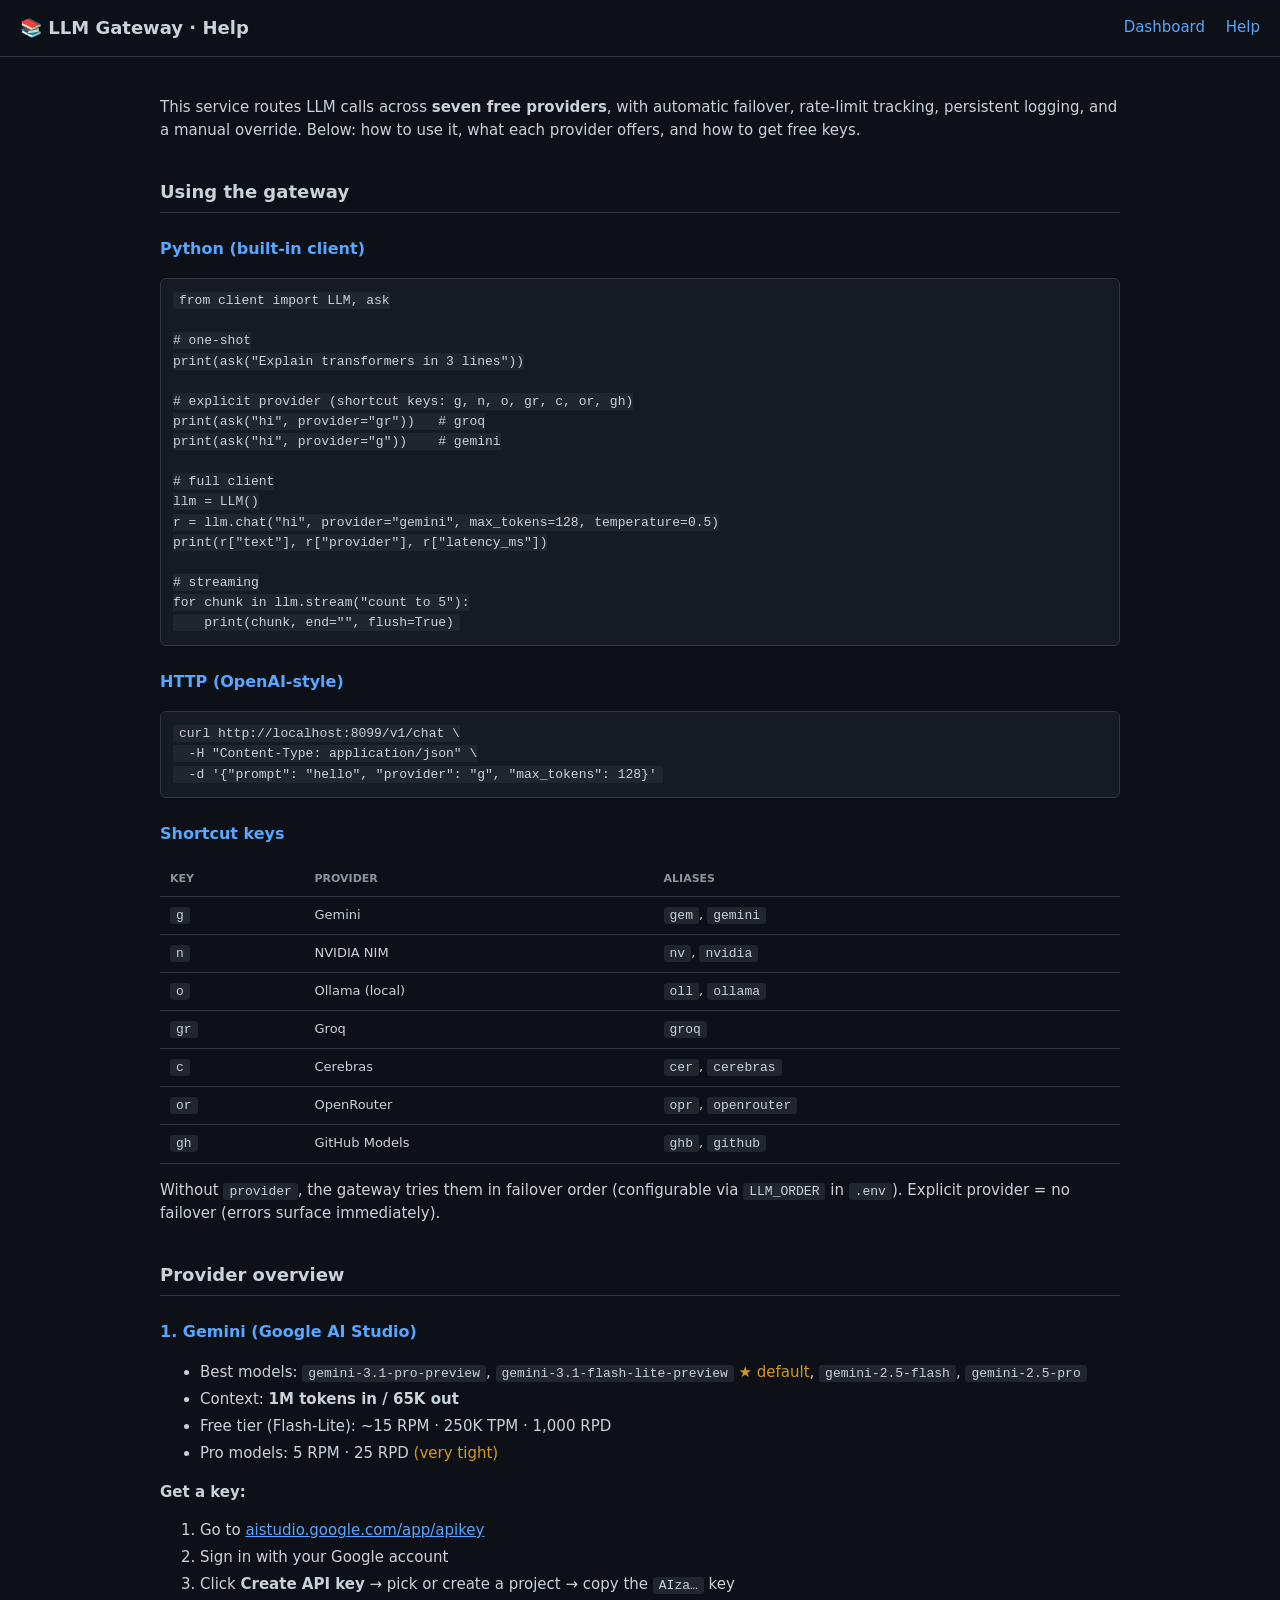
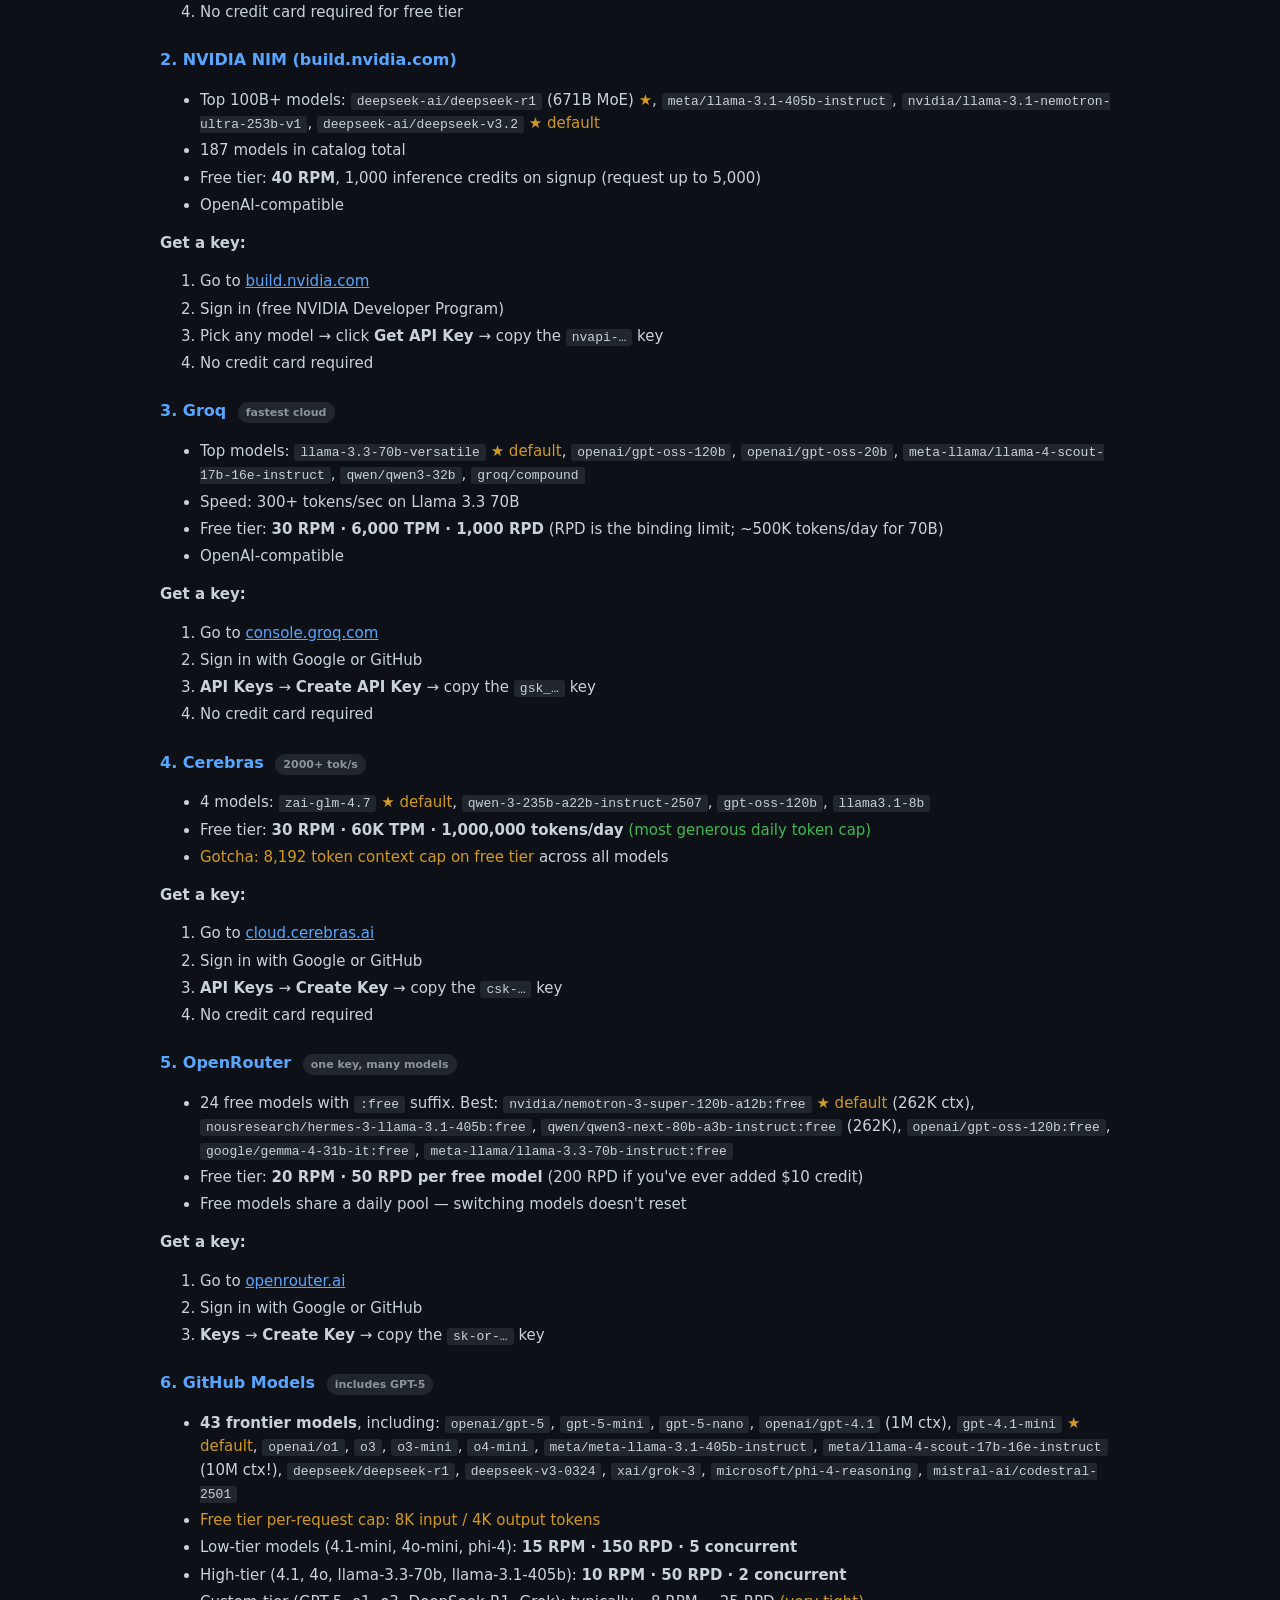
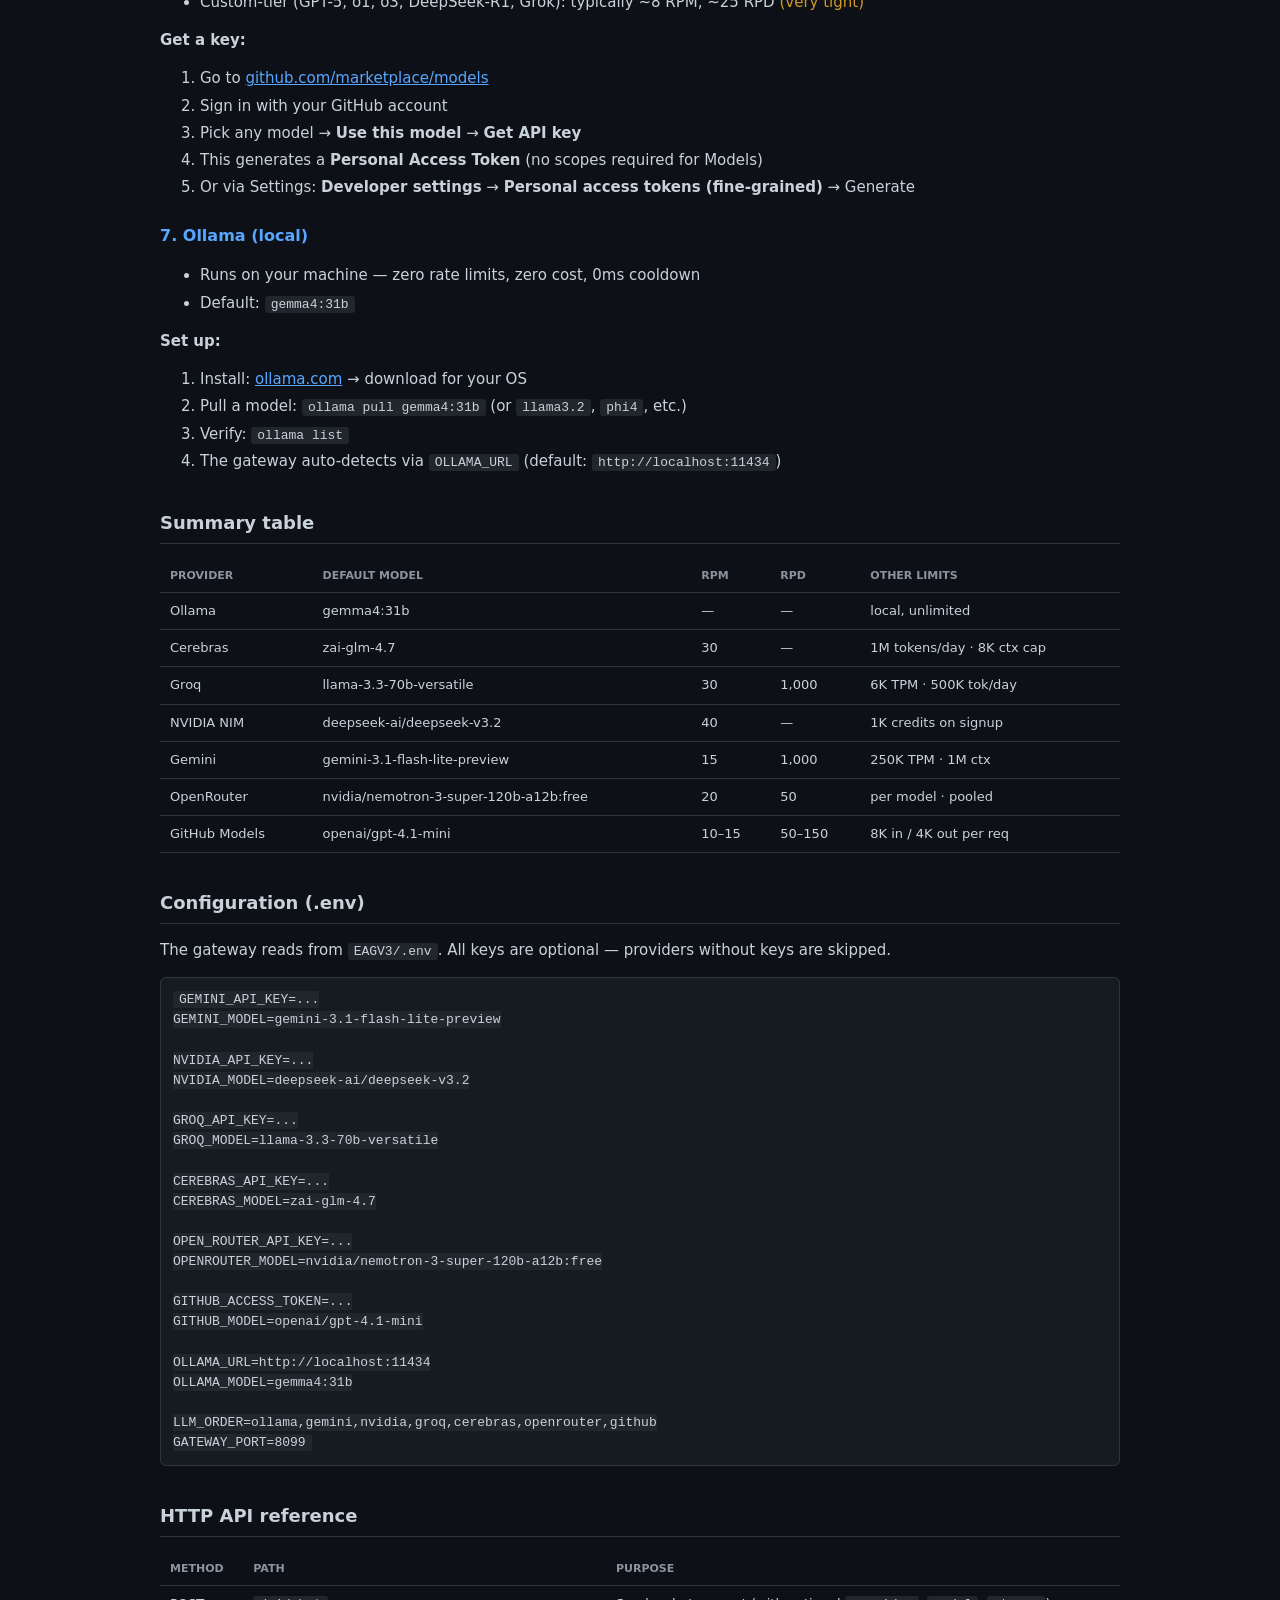
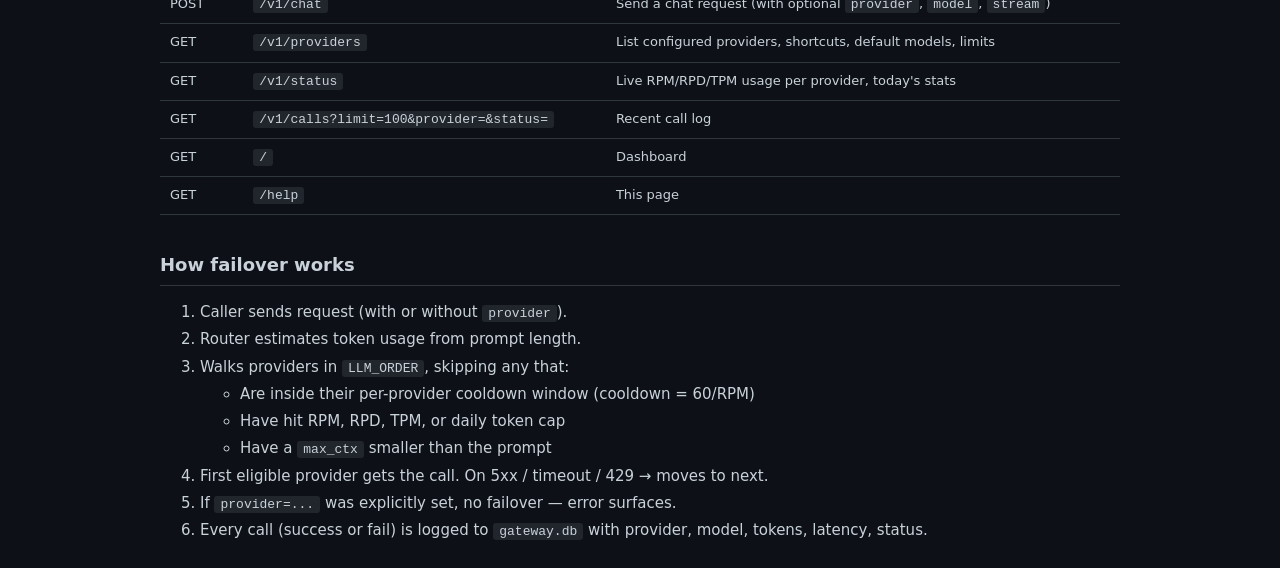
<file: llm_gatewayV7/static/help.html>
<!doctype html>
<html lang="en">
<head>
<meta charset="utf-8">
<title>LLM Gateway · Help & Free Keys</title>
<style>
  :root {
    --bg: #0d1117; --panel: #161b22; --border: #30363d; --text: #c9d1d9;
    --muted: #8b949e; --green: #3fb950; --red: #f85149; --blue: #58a6ff;
    --yellow: #d29922; --accent: #a371f7;
  }
  * { box-sizing: border-box; }
  body { background: var(--bg); color: var(--text); font: 15px/1.55 -apple-system, BlinkMacSystemFont, "Segoe UI", system-ui, sans-serif; margin: 0; }
  header { padding: 14px 20px; border-bottom: 1px solid var(--border); display: flex; justify-content: space-between; align-items: center; }
  header h1 { margin: 0; font-size: 18px; font-weight: 600; }
  header nav a { color: var(--blue); margin-left: 16px; text-decoration: none; }
  main { padding: 24px 20px; max-width: 1000px; margin: 0 auto; }
  h2 { font-size: 18px; margin-top: 36px; padding-bottom: 6px; border-bottom: 1px solid var(--border); }
  h3 { font-size: 16px; margin-top: 24px; color: var(--blue); }
  table { width: 100%; border-collapse: collapse; margin: 10px 0; font-size: 13px; }
  th, td { padding: 8px 10px; border-bottom: 1px solid var(--border); text-align: left; vertical-align: top; }
  th { color: var(--muted); font-weight: 600; text-transform: uppercase; font-size: 11px; }
  code, pre { font-family: ui-monospace, SFMono-Regular, "SF Mono", Menlo, monospace; }
  code { background: #21262d; padding: 1px 6px; border-radius: 3px; font-size: 13px; }
  pre { background: var(--panel); border: 1px solid var(--border); border-radius: 6px; padding: 12px; overflow-x: auto; font-size: 13px; }
  ol li, ul li { margin: 4px 0; }
  .star { color: var(--yellow); }
  .badge { display: inline-block; padding: 2px 8px; border-radius: 10px; font-size: 11px; background: #21262d; color: var(--muted); margin-left: 6px; }
  .ok { color: var(--green); }
  .warn { color: var(--yellow); }
  .err { color: var(--red); }
  a { color: var(--blue); }
</style>
</head>
<body>
<header>
  <h1>📚 LLM Gateway · Help</h1>
  <nav>
    <a href="/">Dashboard</a>
    <a href="/help">Help</a>
  </nav>
</header>
<main>

<p>This service routes LLM calls across <strong>seven free providers</strong>, with automatic failover, rate-limit tracking, persistent logging, and a manual override. Below: how to use it, what each provider offers, and how to get free keys.</p>

<h2>Using the gateway</h2>

<h3>Python (built-in client)</h3>
<pre><code>from client import LLM, ask

# one-shot
print(ask("Explain transformers in 3 lines"))

# explicit provider (shortcut keys: g, n, o, gr, c, or, gh)
print(ask("hi", provider="gr"))   # groq
print(ask("hi", provider="g"))    # gemini

# full client
llm = LLM()
r = llm.chat("hi", provider="gemini", max_tokens=128, temperature=0.5)
print(r["text"], r["provider"], r["latency_ms"])

# streaming
for chunk in llm.stream("count to 5"):
    print(chunk, end="", flush=True)</code></pre>

<h3>HTTP (OpenAI-style)</h3>
<pre><code>curl http://localhost:8099/v1/chat \
  -H "Content-Type: application/json" \
  -d '{"prompt": "hello", "provider": "g", "max_tokens": 128}'</code></pre>

<h3>Shortcut keys</h3>
<table>
  <tr><th>Key</th><th>Provider</th><th>Aliases</th></tr>
  <tr><td><code>g</code></td><td>Gemini</td><td><code>gem</code>, <code>gemini</code></td></tr>
  <tr><td><code>n</code></td><td>NVIDIA NIM</td><td><code>nv</code>, <code>nvidia</code></td></tr>
  <tr><td><code>o</code></td><td>Ollama (local)</td><td><code>oll</code>, <code>ollama</code></td></tr>
  <tr><td><code>gr</code></td><td>Groq</td><td><code>groq</code></td></tr>
  <tr><td><code>c</code></td><td>Cerebras</td><td><code>cer</code>, <code>cerebras</code></td></tr>
  <tr><td><code>or</code></td><td>OpenRouter</td><td><code>opr</code>, <code>openrouter</code></td></tr>
  <tr><td><code>gh</code></td><td>GitHub Models</td><td><code>ghb</code>, <code>github</code></td></tr>
</table>
<p>Without <code>provider</code>, the gateway tries them in failover order (configurable via <code>LLM_ORDER</code> in <code>.env</code>). Explicit provider = no failover (errors surface immediately).</p>

<h2>Provider overview</h2>

<h3>1. Gemini (Google AI Studio)</h3>
<ul>
  <li>Best models: <code>gemini-3.1-pro-preview</code>, <code>gemini-3.1-flash-lite-preview</code> <span class="star">★ default</span>, <code>gemini-2.5-flash</code>, <code>gemini-2.5-pro</code></li>
  <li>Context: <strong>1M tokens in / 65K out</strong></li>
  <li>Free tier (Flash-Lite): ~15 RPM · 250K TPM · 1,000 RPD</li>
  <li>Pro models: 5 RPM · 25 RPD <span class="warn">(very tight)</span></li>
</ul>
<p><b>Get a key:</b></p>
<ol>
  <li>Go to <a href="https://aistudio.google.com/app/apikey" target="_blank">aistudio.google.com/app/apikey</a></li>
  <li>Sign in with your Google account</li>
  <li>Click <strong>Create API key</strong> → pick or create a project → copy the <code>AIza…</code> key</li>
  <li>No credit card required for free tier</li>
</ol>

<h3>2. NVIDIA NIM (build.nvidia.com)</h3>
<ul>
  <li>Top 100B+ models: <code>deepseek-ai/deepseek-r1</code> (671B MoE) <span class="star">★</span>, <code>meta/llama-3.1-405b-instruct</code>, <code>nvidia/llama-3.1-nemotron-ultra-253b-v1</code>, <code>deepseek-ai/deepseek-v3.2</code> <span class="star">★ default</span></li>
  <li>187 models in catalog total</li>
  <li>Free tier: <strong>40 RPM</strong>, 1,000 inference credits on signup (request up to 5,000)</li>
  <li>OpenAI-compatible</li>
</ul>
<p><b>Get a key:</b></p>
<ol>
  <li>Go to <a href="https://build.nvidia.com/" target="_blank">build.nvidia.com</a></li>
  <li>Sign in (free NVIDIA Developer Program)</li>
  <li>Pick any model → click <strong>Get API Key</strong> → copy the <code>nvapi-…</code> key</li>
  <li>No credit card required</li>
</ol>

<h3>3. Groq <span class="badge">fastest cloud</span></h3>
<ul>
  <li>Top models: <code>llama-3.3-70b-versatile</code> <span class="star">★ default</span>, <code>openai/gpt-oss-120b</code>, <code>openai/gpt-oss-20b</code>, <code>meta-llama/llama-4-scout-17b-16e-instruct</code>, <code>qwen/qwen3-32b</code>, <code>groq/compound</code></li>
  <li>Speed: 300+ tokens/sec on Llama 3.3 70B</li>
  <li>Free tier: <strong>30 RPM · 6,000 TPM · 1,000 RPD</strong> (RPD is the binding limit; ~500K tokens/day for 70B)</li>
  <li>OpenAI-compatible</li>
</ul>
<p><b>Get a key:</b></p>
<ol>
  <li>Go to <a href="https://console.groq.com" target="_blank">console.groq.com</a></li>
  <li>Sign in with Google or GitHub</li>
  <li><strong>API Keys</strong> → <strong>Create API Key</strong> → copy the <code>gsk_…</code> key</li>
  <li>No credit card required</li>
</ol>

<h3>4. Cerebras <span class="badge">2000+ tok/s</span></h3>
<ul>
  <li>4 models: <code>zai-glm-4.7</code> <span class="star">★ default</span>, <code>qwen-3-235b-a22b-instruct-2507</code>, <code>gpt-oss-120b</code>, <code>llama3.1-8b</code></li>
  <li>Free tier: <strong>30 RPM · 60K TPM · 1,000,000 tokens/day</strong> <span class="ok">(most generous daily token cap)</span></li>
  <li><span class="warn">Gotcha: 8,192 token context cap on free tier</span> across all models</li>
</ul>
<p><b>Get a key:</b></p>
<ol>
  <li>Go to <a href="https://cloud.cerebras.ai" target="_blank">cloud.cerebras.ai</a></li>
  <li>Sign in with Google or GitHub</li>
  <li><strong>API Keys</strong> → <strong>Create Key</strong> → copy the <code>csk-…</code> key</li>
  <li>No credit card required</li>
</ol>

<h3>5. OpenRouter <span class="badge">one key, many models</span></h3>
<ul>
  <li>24 free models with <code>:free</code> suffix. Best:
    <code>nvidia/nemotron-3-super-120b-a12b:free</code> <span class="star">★ default</span> (262K ctx),
    <code>nousresearch/hermes-3-llama-3.1-405b:free</code>,
    <code>qwen/qwen3-next-80b-a3b-instruct:free</code> (262K),
    <code>openai/gpt-oss-120b:free</code>,
    <code>google/gemma-4-31b-it:free</code>,
    <code>meta-llama/llama-3.3-70b-instruct:free</code>
  </li>
  <li>Free tier: <strong>20 RPM · 50 RPD per free model</strong> (200 RPD if you've ever added $10 credit)</li>
  <li>Free models share a daily pool — switching models doesn't reset</li>
</ul>
<p><b>Get a key:</b></p>
<ol>
  <li>Go to <a href="https://openrouter.ai" target="_blank">openrouter.ai</a></li>
  <li>Sign in with Google or GitHub</li>
  <li><strong>Keys</strong> → <strong>Create Key</strong> → copy the <code>sk-or-…</code> key</li>
</ol>

<h3>6. GitHub Models <span class="badge">includes GPT-5</span></h3>
<ul>
  <li><strong>43 frontier models</strong>, including:
    <code>openai/gpt-5</code>, <code>gpt-5-mini</code>, <code>gpt-5-nano</code>,
    <code>openai/gpt-4.1</code> (1M ctx), <code>gpt-4.1-mini</code> <span class="star">★ default</span>,
    <code>openai/o1</code>, <code>o3</code>, <code>o3-mini</code>, <code>o4-mini</code>,
    <code>meta/meta-llama-3.1-405b-instruct</code>,
    <code>meta/llama-4-scout-17b-16e-instruct</code> (10M ctx!),
    <code>deepseek/deepseek-r1</code>, <code>deepseek-v3-0324</code>,
    <code>xai/grok-3</code>, <code>microsoft/phi-4-reasoning</code>, <code>mistral-ai/codestral-2501</code>
  </li>
  <li><span class="warn">Free tier per-request cap: 8K input / 4K output tokens</span></li>
  <li>Low-tier models (4.1-mini, 4o-mini, phi-4): <strong>15 RPM · 150 RPD · 5 concurrent</strong></li>
  <li>High-tier (4.1, 4o, llama-3.3-70b, llama-3.1-405b): <strong>10 RPM · 50 RPD · 2 concurrent</strong></li>
  <li>Custom-tier (GPT-5, o1, o3, DeepSeek-R1, Grok): typically ~8 RPM, ~25 RPD <span class="warn">(very tight)</span></li>
</ul>
<p><b>Get a key:</b></p>
<ol>
  <li>Go to <a href="https://github.com/marketplace/models" target="_blank">github.com/marketplace/models</a></li>
  <li>Sign in with your GitHub account</li>
  <li>Pick any model → <strong>Use this model</strong> → <strong>Get API key</strong></li>
  <li>This generates a <strong>Personal Access Token</strong> (no scopes required for Models)</li>
  <li>Or via Settings: <strong>Developer settings</strong> → <strong>Personal access tokens (fine-grained)</strong> → Generate</li>
</ol>

<h3>7. Ollama (local)</h3>
<ul>
  <li>Runs on your machine — zero rate limits, zero cost, 0ms cooldown</li>
  <li>Default: <code>gemma4:31b</code></li>
</ul>
<p><b>Set up:</b></p>
<ol>
  <li>Install: <a href="https://ollama.com" target="_blank">ollama.com</a> → download for your OS</li>
  <li>Pull a model: <code>ollama pull gemma4:31b</code> (or <code>llama3.2</code>, <code>phi4</code>, etc.)</li>
  <li>Verify: <code>ollama list</code></li>
  <li>The gateway auto-detects via <code>OLLAMA_URL</code> (default: <code>http://localhost:11434</code>)</li>
</ol>

<h2>Summary table</h2>
<table>
  <tr><th>Provider</th><th>Default model</th><th>RPM</th><th>RPD</th><th>Other limits</th></tr>
  <tr><td>Ollama</td><td>gemma4:31b</td><td>—</td><td>—</td><td>local, unlimited</td></tr>
  <tr><td>Cerebras</td><td>zai-glm-4.7</td><td>30</td><td>—</td><td>1M tokens/day · 8K ctx cap</td></tr>
  <tr><td>Groq</td><td>llama-3.3-70b-versatile</td><td>30</td><td>1,000</td><td>6K TPM · 500K tok/day</td></tr>
  <tr><td>NVIDIA NIM</td><td>deepseek-ai/deepseek-v3.2</td><td>40</td><td>—</td><td>1K credits on signup</td></tr>
  <tr><td>Gemini</td><td>gemini-3.1-flash-lite-preview</td><td>15</td><td>1,000</td><td>250K TPM · 1M ctx</td></tr>
  <tr><td>OpenRouter</td><td>nvidia/nemotron-3-super-120b-a12b:free</td><td>20</td><td>50</td><td>per model · pooled</td></tr>
  <tr><td>GitHub Models</td><td>openai/gpt-4.1-mini</td><td>10–15</td><td>50–150</td><td>8K in / 4K out per req</td></tr>
</table>

<h2>Configuration (.env)</h2>
<p>The gateway reads from <code>EAGV3/.env</code>. All keys are optional — providers without keys are skipped.</p>
<pre><code>GEMINI_API_KEY=...
GEMINI_MODEL=gemini-3.1-flash-lite-preview

NVIDIA_API_KEY=...
NVIDIA_MODEL=deepseek-ai/deepseek-v3.2

GROQ_API_KEY=...
GROQ_MODEL=llama-3.3-70b-versatile

CEREBRAS_API_KEY=...
CEREBRAS_MODEL=zai-glm-4.7

OPEN_ROUTER_API_KEY=...
OPENROUTER_MODEL=nvidia/nemotron-3-super-120b-a12b:free

GITHUB_ACCESS_TOKEN=...
GITHUB_MODEL=openai/gpt-4.1-mini

OLLAMA_URL=http://localhost:11434
OLLAMA_MODEL=gemma4:31b

LLM_ORDER=ollama,gemini,nvidia,groq,cerebras,openrouter,github
GATEWAY_PORT=8099</code></pre>

<h2>HTTP API reference</h2>
<table>
  <tr><th>Method</th><th>Path</th><th>Purpose</th></tr>
  <tr><td>POST</td><td><code>/v1/chat</code></td><td>Send a chat request (with optional <code>provider</code>, <code>model</code>, <code>stream</code>)</td></tr>
  <tr><td>GET</td><td><code>/v1/providers</code></td><td>List configured providers, shortcuts, default models, limits</td></tr>
  <tr><td>GET</td><td><code>/v1/status</code></td><td>Live RPM/RPD/TPM usage per provider, today's stats</td></tr>
  <tr><td>GET</td><td><code>/v1/calls?limit=100&amp;provider=&amp;status=</code></td><td>Recent call log</td></tr>
  <tr><td>GET</td><td><code>/</code></td><td>Dashboard</td></tr>
  <tr><td>GET</td><td><code>/help</code></td><td>This page</td></tr>
</table>

<h2>How failover works</h2>
<ol>
  <li>Caller sends request (with or without <code>provider</code>).</li>
  <li>Router estimates token usage from prompt length.</li>
  <li>Walks providers in <code>LLM_ORDER</code>, skipping any that:
    <ul>
      <li>Are inside their per-provider cooldown window (cooldown = 60/RPM)</li>
      <li>Have hit RPM, RPD, TPM, or daily token cap</li>
      <li>Have a <code>max_ctx</code> smaller than the prompt</li>
    </ul>
  </li>
  <li>First eligible provider gets the call. On 5xx / timeout / 429 → moves to next.</li>
  <li>If <code>provider=...</code> was explicitly set, no failover — error surfaces.</li>
  <li>Every call (success or fail) is logged to <code>gateway.db</code> with provider, model, tokens, latency, status.</li>
</ol>

</main>
</body>
</html>
</file>
